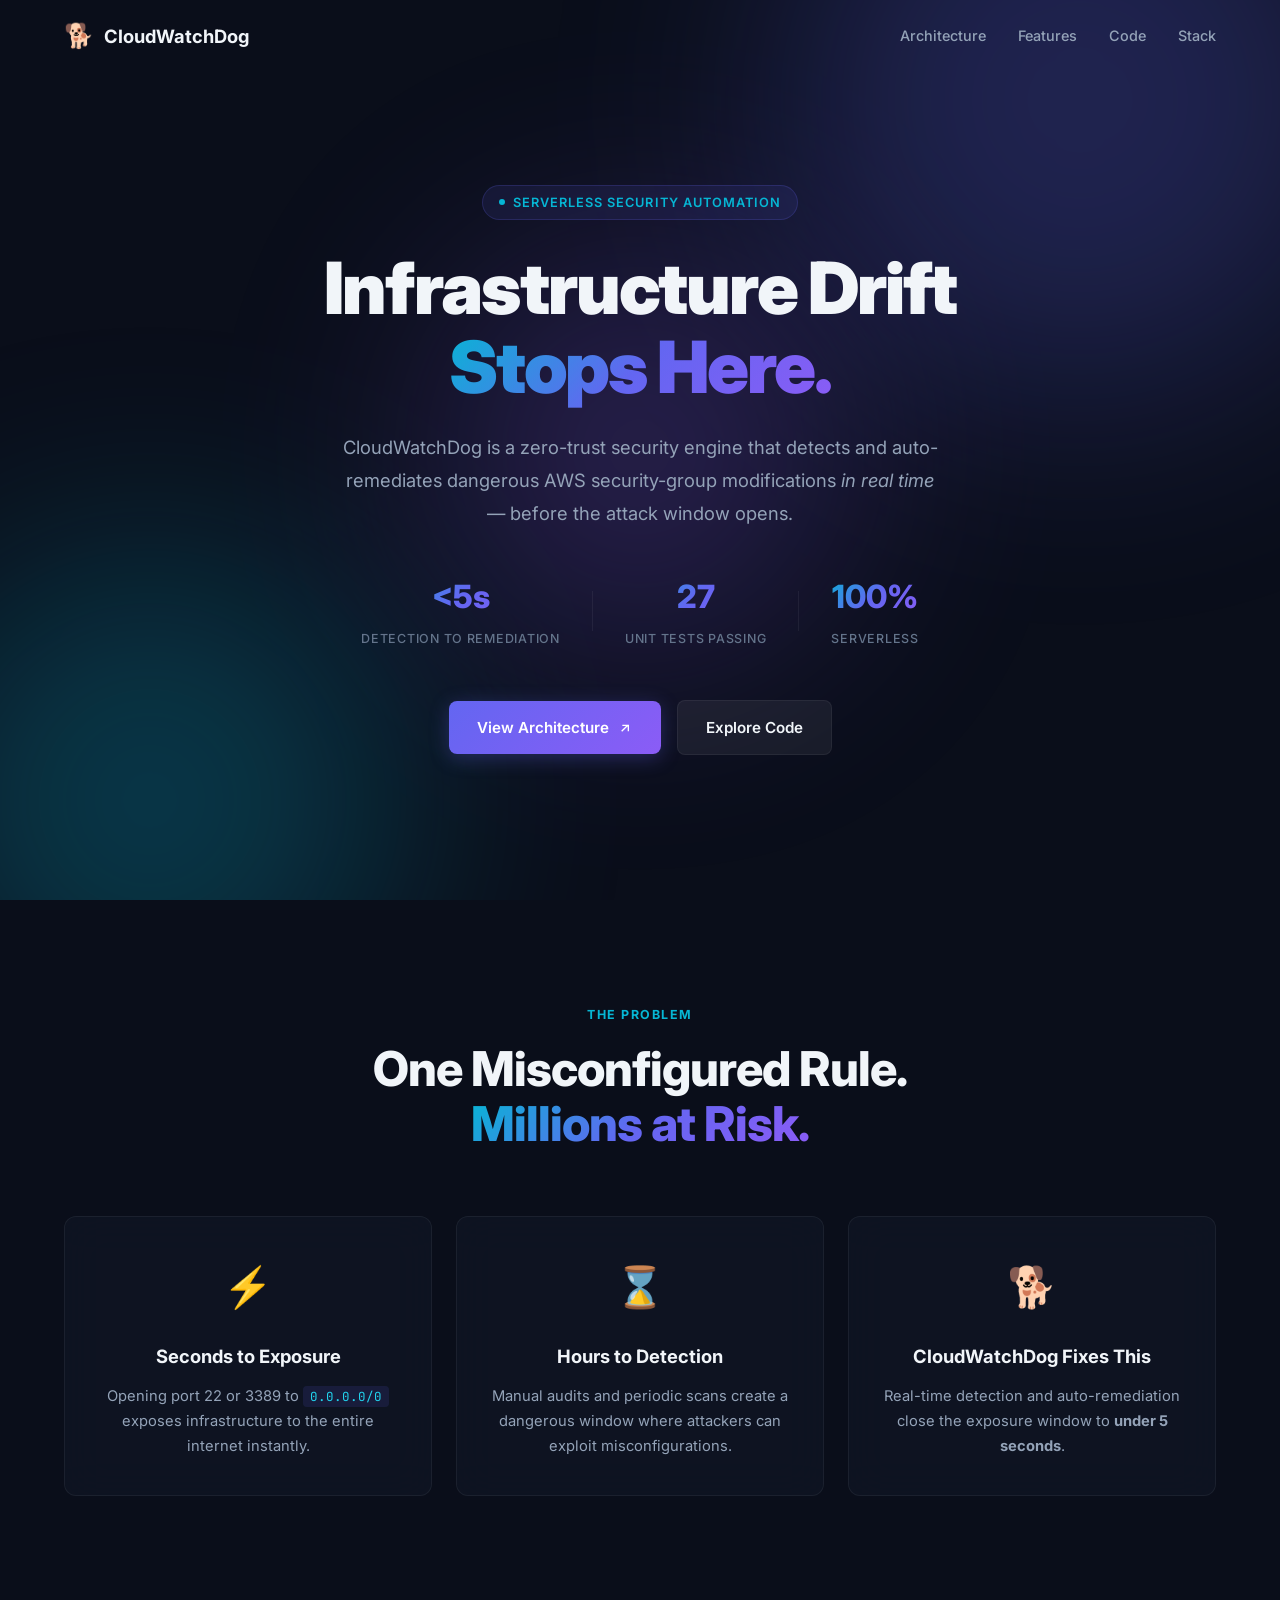
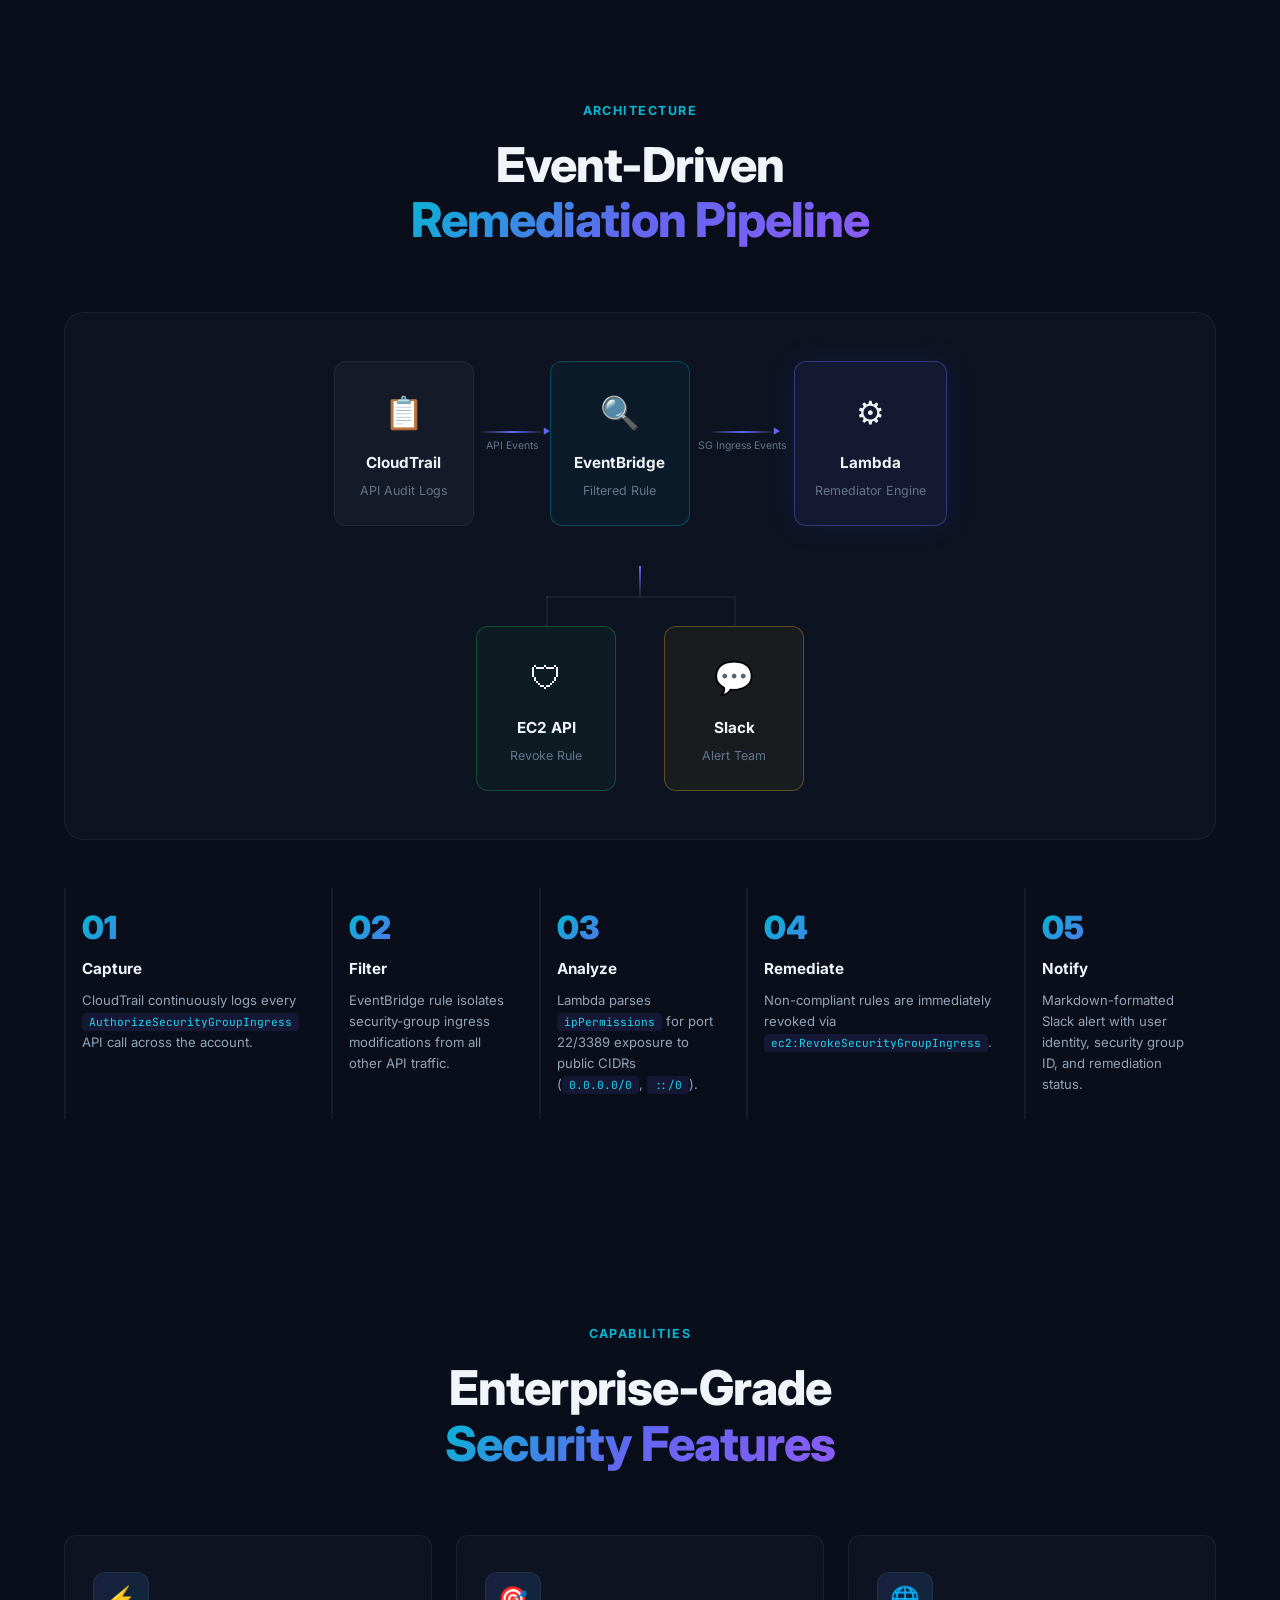
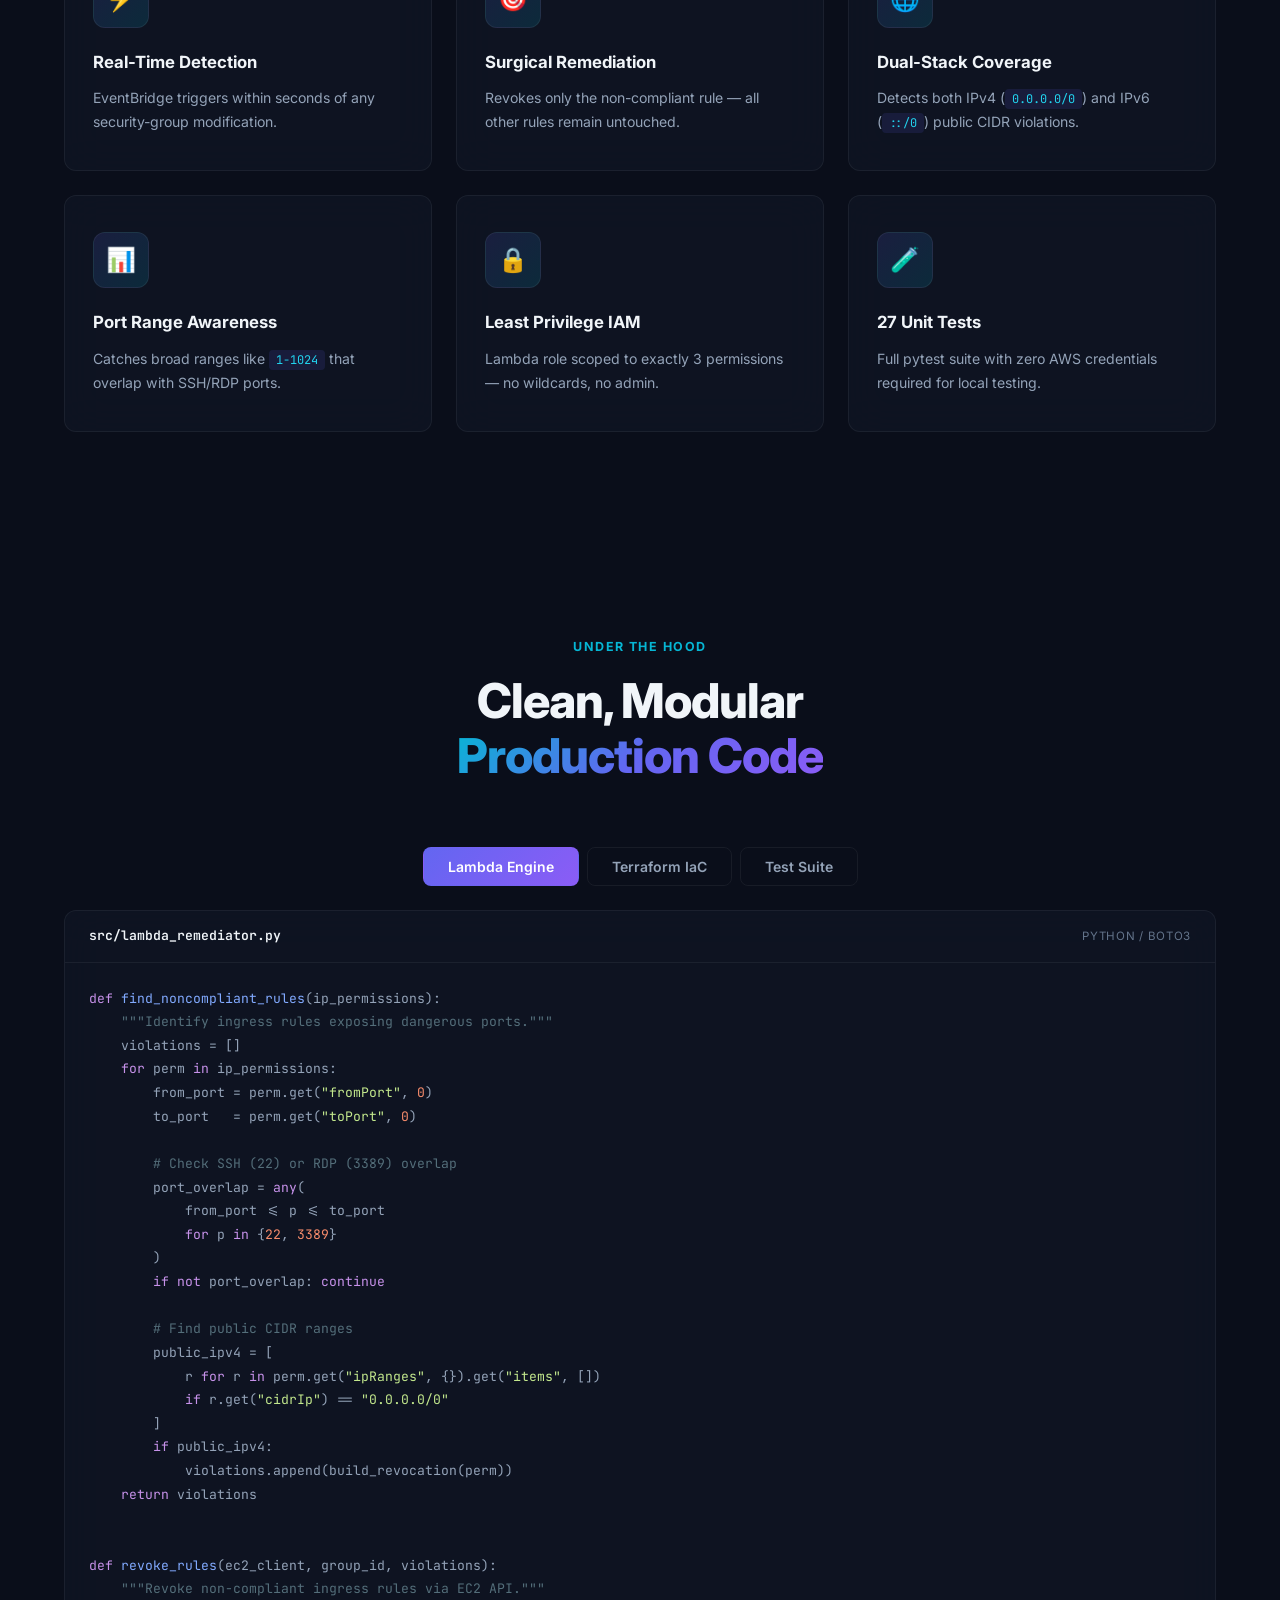
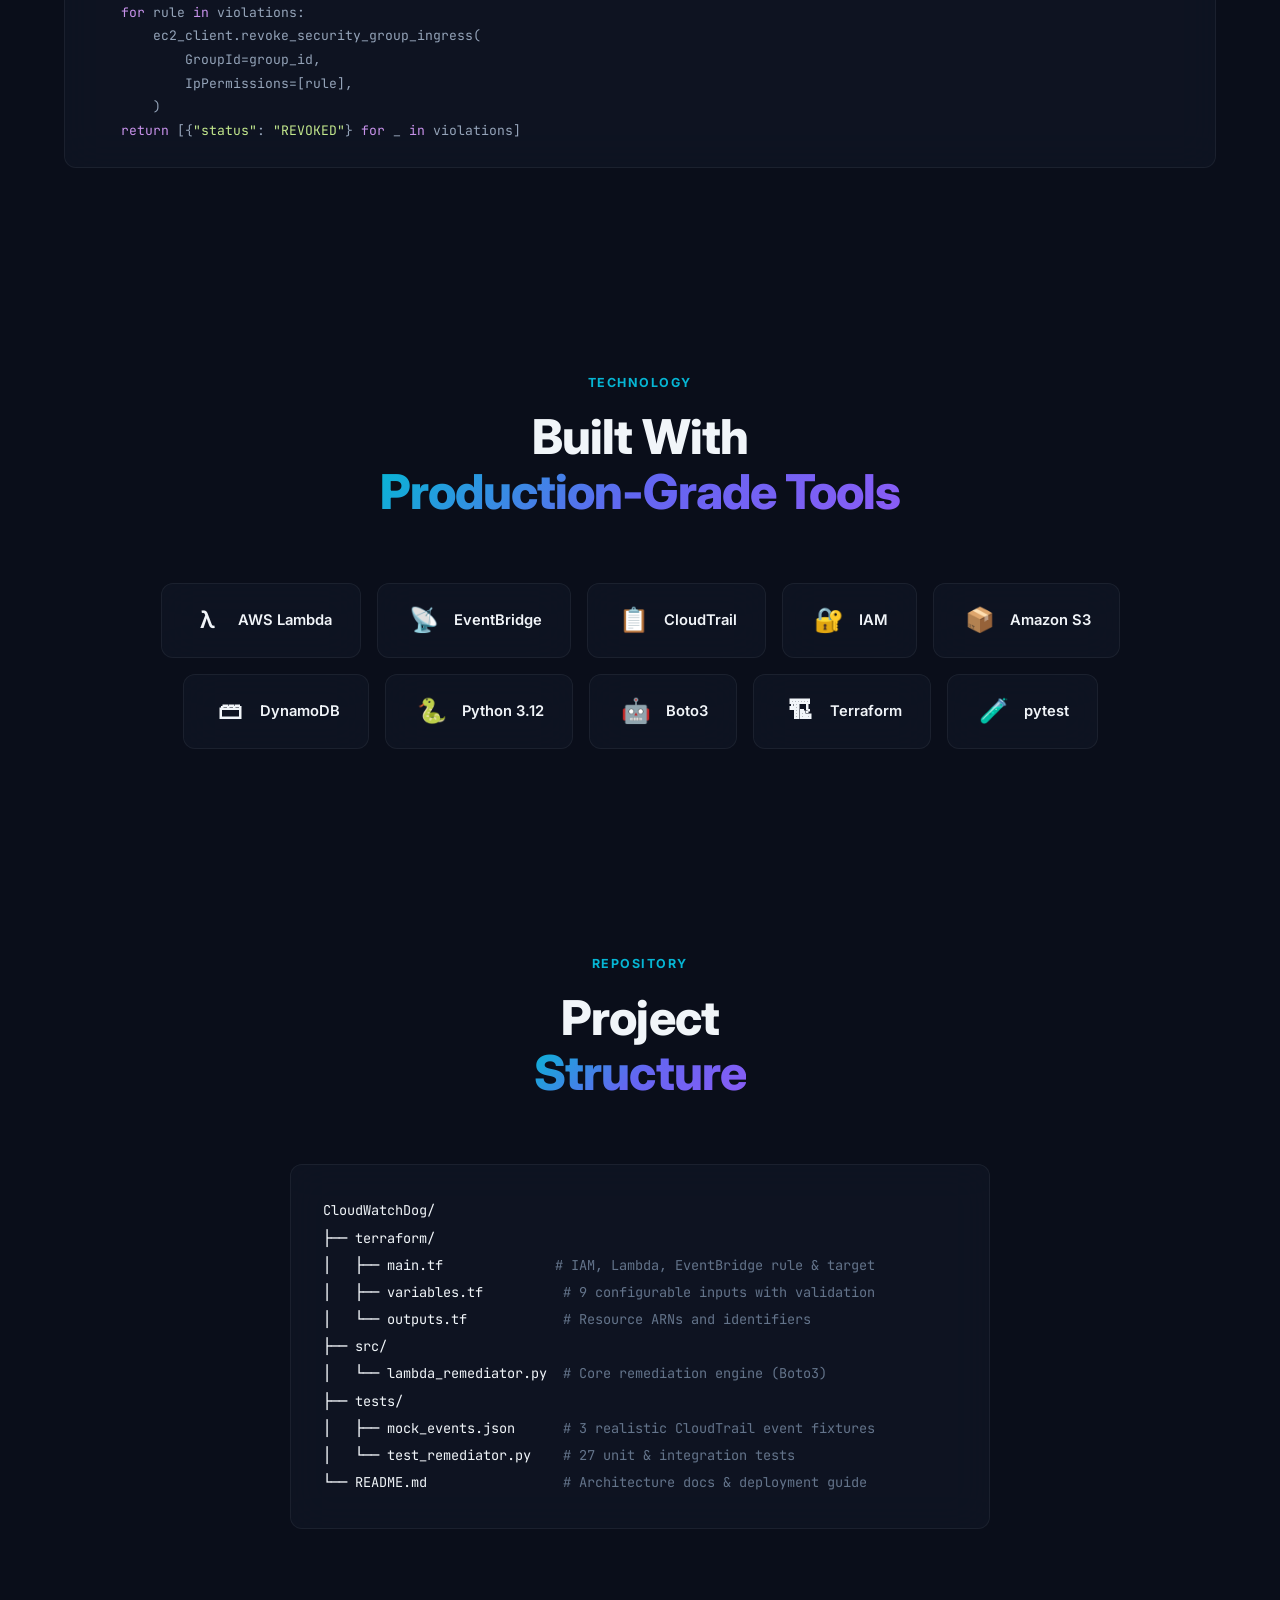
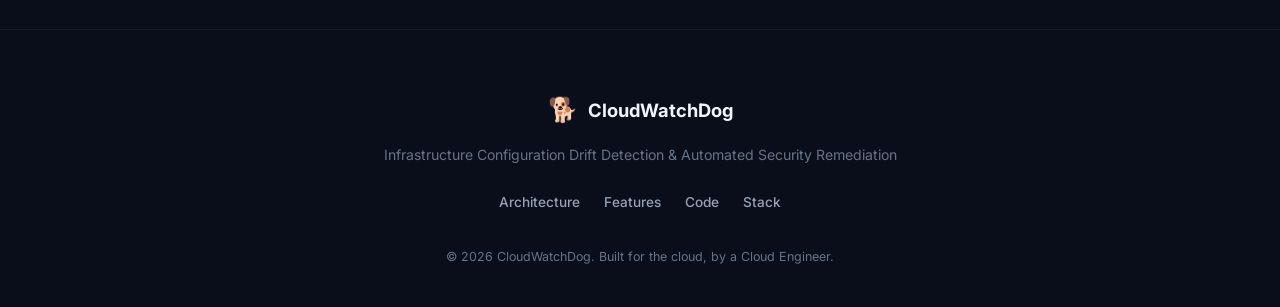
<file: docs/index.html>
<!DOCTYPE html>
<html lang="en">
<head>
    <meta charset="UTF-8">
    <meta name="viewport" content="width=device-width, initial-scale=1.0">
    <title>CloudWatchDog</title>
    <meta name="description" content="CloudWatchDog: A serverless security engine that detects and auto-remediates dangerous AWS security-group misconfigurations in real time.">
    <meta name="keywords" content="AWS, Security, Lambda, EventBridge, CloudTrail, Terraform, Infrastructure as Code, DevOps, Cloud Security">
    <meta name="author" content="Cloud Engineer Portfolio">
    <meta property="og:title" content="CloudWatchDog — Automated AWS Security Remediation">
    <meta property="og:description" content="Serverless drift detection and remediation for AWS security groups. Built with Lambda, EventBridge, CloudTrail, and Terraform.">
    <meta property="og:type" content="website">
    <meta property="og:url" content="https://awsjourney.space">
    <link rel="preconnect" href="https://fonts.googleapis.com">
    <link rel="preconnect" href="https://fonts.gstatic.com" crossorigin>
    <link href="https://fonts.googleapis.com/css2?family=Inter:wght@300;400;500;600;700;800;900&family=JetBrains+Mono:wght@400;500;600&display=swap" rel="stylesheet">
    <link rel="stylesheet" href="styles.css">
</head>
<body>
    <!-- Ambient Background -->
    <div class="ambient-bg">
        <div class="orb orb-1"></div>
        <div class="orb orb-2"></div>
        <div class="orb orb-3"></div>
    </div>

    <!-- Navigation -->
    <nav class="nav" id="nav">
        <div class="nav-container">
            <a href="#" class="nav-logo">
                <span class="logo-icon">&#128021;</span>
                <span class="logo-text">CloudWatchDog</span>
            </a>
            <div class="nav-links">
                <a href="#architecture" class="nav-link">Architecture</a>
                <a href="#features" class="nav-link">Features</a>
                <a href="#code" class="nav-link">Code</a>
                <a href="#tech" class="nav-link">Stack</a>
            </div>
        </div>
    </nav>

    <!-- Hero Section -->
    <header class="hero" id="hero">
        <div class="hero-content">
            <div class="hero-badge">
                <span class="badge-dot"></span>
                Serverless Security Automation
            </div>
            <h1 class="hero-title">
                Infrastructure Drift<br>
                <span class="gradient-text">Stops Here.</span>
            </h1>
            <p class="hero-subtitle">
                CloudWatchDog is a zero-trust security engine that detects and auto-remediates
                dangerous AWS security-group modifications <em>in real time</em> &mdash; before the
                attack window opens.
            </p>
            <div class="hero-stats">
                <div class="stat">
                    <span class="stat-value">&lt;5s</span>
                    <span class="stat-label">Detection to Remediation</span>
                </div>
                <div class="stat-divider"></div>
                <div class="stat">
                    <span class="stat-value">27</span>
                    <span class="stat-label">Unit Tests Passing</span>
                </div>
                <div class="stat-divider"></div>
                <div class="stat">
                    <span class="stat-value">100%</span>
                    <span class="stat-label">Serverless</span>
                </div>
            </div>
            <div class="hero-actions">
                <a href="#architecture" class="btn btn-primary">
                    View Architecture
                    <svg width="16" height="16" viewBox="0 0 24 24" fill="none" stroke="currentColor" stroke-width="2"><path d="M7 17l9.2-9.2M17 17V8H8"/></svg>
                </a>
                <a href="#code" class="btn btn-secondary">
                    Explore Code
                </a>
            </div>
        </div>
    </header>

    <!-- Problem Section -->
    <section class="section problem-section" id="problem">
        <div class="container">
            <div class="section-header">
                <span class="section-tag">The Problem</span>
                <h2 class="section-title">One Misconfigured Rule.<br><span class="gradient-text">Millions at Risk.</span></h2>
            </div>
            <div class="problem-grid">
                <div class="problem-card glass-card">
                    <div class="problem-icon">&#9889;</div>
                    <h3>Seconds to Exposure</h3>
                    <p>Opening port 22 or 3389 to <code>0.0.0.0/0</code> exposes infrastructure to the entire internet instantly.</p>
                </div>
                <div class="problem-card glass-card">
                    <div class="problem-icon">&#8987;</div>
                    <h3>Hours to Detection</h3>
                    <p>Manual audits and periodic scans create a dangerous window where attackers can exploit misconfigurations.</p>
                </div>
                <div class="problem-card glass-card">
                    <div class="problem-icon">&#128021;</div>
                    <h3>CloudWatchDog Fixes This</h3>
                    <p>Real-time detection and auto-remediation close the exposure window to <strong>under 5 seconds</strong>.</p>
                </div>
            </div>
        </div>
    </section>

    <!-- Architecture Section -->
    <section class="section arch-section" id="architecture">
        <div class="container">
            <div class="section-header">
                <span class="section-tag">Architecture</span>
                <h2 class="section-title">Event-Driven<br><span class="gradient-text">Remediation Pipeline</span></h2>
            </div>
            <div class="arch-diagram">
                <div class="arch-flow">
                    <div class="arch-node">
                        <div class="arch-node-icon">&#128203;</div>
                        <div class="arch-node-label">CloudTrail</div>
                        <div class="arch-node-desc">API Audit Logs</div>
                    </div>
                    <div class="arch-arrow">
                        <div class="arrow-line"></div>
                        <div class="arrow-label">API Events</div>
                    </div>
                    <div class="arch-node node-highlight">
                        <div class="arch-node-icon">&#128269;</div>
                        <div class="arch-node-label">EventBridge</div>
                        <div class="arch-node-desc">Filtered Rule</div>
                    </div>
                    <div class="arch-arrow">
                        <div class="arrow-line"></div>
                        <div class="arrow-label">SG Ingress Events</div>
                    </div>
                    <div class="arch-node node-primary">
                        <div class="arch-node-icon">&#9881;</div>
                        <div class="arch-node-label">Lambda</div>
                        <div class="arch-node-desc">Remediator Engine</div>
                    </div>
                </div>
                <div class="arch-outputs">
                    <div class="arch-output-line"></div>
                    <div class="arch-output-branches">
                        <div class="arch-output-branch">
                            <div class="arch-node node-action">
                                <div class="arch-node-icon">&#128737;</div>
                                <div class="arch-node-label">EC2 API</div>
                                <div class="arch-node-desc">Revoke Rule</div>
                            </div>
                        </div>
                        <div class="arch-output-branch">
                            <div class="arch-node node-notify">
                                <div class="arch-node-icon">&#128172;</div>
                                <div class="arch-node-label">Slack</div>
                                <div class="arch-node-desc">Alert Team</div>
                            </div>
                        </div>
                    </div>
                </div>
            </div>
            <div class="arch-steps">
                <div class="arch-step">
                    <div class="step-num">01</div>
                    <div class="step-content">
                        <h4>Capture</h4>
                        <p>CloudTrail continuously logs every <code>AuthorizeSecurityGroupIngress</code> API call across the account.</p>
                    </div>
                </div>
                <div class="arch-step">
                    <div class="step-num">02</div>
                    <div class="step-content">
                        <h4>Filter</h4>
                        <p>EventBridge rule isolates security-group ingress modifications from all other API traffic.</p>
                    </div>
                </div>
                <div class="arch-step">
                    <div class="step-num">03</div>
                    <div class="step-content">
                        <h4>Analyze</h4>
                        <p>Lambda parses <code>ipPermissions</code> for port 22/3389 exposure to public CIDRs (<code>0.0.0.0/0</code>, <code>::/0</code>).</p>
                    </div>
                </div>
                <div class="arch-step">
                    <div class="step-num">04</div>
                    <div class="step-content">
                        <h4>Remediate</h4>
                        <p>Non-compliant rules are immediately revoked via <code>ec2:RevokeSecurityGroupIngress</code>.</p>
                    </div>
                </div>
                <div class="arch-step">
                    <div class="step-num">05</div>
                    <div class="step-content">
                        <h4>Notify</h4>
                        <p>Markdown-formatted Slack alert with user identity, security group ID, and remediation status.</p>
                    </div>
                </div>
            </div>
        </div>
    </section>

    <!-- Features Section -->
    <section class="section features-section" id="features">
        <div class="container">
            <div class="section-header">
                <span class="section-tag">Capabilities</span>
                <h2 class="section-title">Enterprise-Grade<br><span class="gradient-text">Security Features</span></h2>
            </div>
            <div class="features-grid">
                <div class="feature-card glass-card">
                    <div class="feature-icon-wrap"><span class="feature-icon">&#9889;</span></div>
                    <h3>Real-Time Detection</h3>
                    <p>EventBridge triggers within seconds of any security-group modification.</p>
                </div>
                <div class="feature-card glass-card">
                    <div class="feature-icon-wrap"><span class="feature-icon">&#127919;</span></div>
                    <h3>Surgical Remediation</h3>
                    <p>Revokes only the non-compliant rule &mdash; all other rules remain untouched.</p>
                </div>
                <div class="feature-card glass-card">
                    <div class="feature-icon-wrap"><span class="feature-icon">&#127760;</span></div>
                    <h3>Dual-Stack Coverage</h3>
                    <p>Detects both IPv4 (<code>0.0.0.0/0</code>) and IPv6 (<code>::/0</code>) public CIDR violations.</p>
                </div>
                <div class="feature-card glass-card">
                    <div class="feature-icon-wrap"><span class="feature-icon">&#128202;</span></div>
                    <h3>Port Range Awareness</h3>
                    <p>Catches broad ranges like <code>1-1024</code> that overlap with SSH/RDP ports.</p>
                </div>
                <div class="feature-card glass-card">
                    <div class="feature-icon-wrap"><span class="feature-icon">&#128274;</span></div>
                    <h3>Least Privilege IAM</h3>
                    <p>Lambda role scoped to exactly 3 permissions &mdash; no wildcards, no admin.</p>
                </div>
                <div class="feature-card glass-card">
                    <div class="feature-icon-wrap"><span class="feature-icon">&#129514;</span></div>
                    <h3>27 Unit Tests</h3>
                    <p>Full pytest suite with zero AWS credentials required for local testing.</p>
                </div>
            </div>
        </div>
    </section>

    <!-- Code Section -->
    <section class="section code-section" id="code">
        <div class="container">
            <div class="section-header">
                <span class="section-tag">Under the Hood</span>
                <h2 class="section-title">Clean, Modular<br><span class="gradient-text">Production Code</span></h2>
            </div>
            <div class="code-tabs">
                <button class="code-tab active" data-tab="lambda">Lambda Engine</button>
                <button class="code-tab" data-tab="terraform">Terraform IaC</button>
                <button class="code-tab" data-tab="tests">Test Suite</button>
            </div>
            <div class="code-panels">
                <div class="code-panel active" id="panel-lambda">
                    <div class="code-block glass-card">
                        <div class="code-header">
                            <span class="code-filename">src/lambda_remediator.py</span>
                            <span class="code-lang">Python / Boto3</span>
                        </div>
<pre><code><span class="kw">def</span> <span class="fn">find_noncompliant_rules</span>(ip_permissions):
    <span class="cm">"""Identify ingress rules exposing dangerous ports."""</span>
    violations = []
    <span class="kw">for</span> perm <span class="kw">in</span> ip_permissions:
        from_port = perm.get(<span class="st">"fromPort"</span>, <span class="num">0</span>)
        to_port   = perm.get(<span class="st">"toPort"</span>, <span class="num">0</span>)

        <span class="cm"># Check SSH (22) or RDP (3389) overlap</span>
        port_overlap = <span class="kw">any</span>(
            from_port &lt;= p &lt;= to_port
            <span class="kw">for</span> p <span class="kw">in</span> {<span class="num">22</span>, <span class="num">3389</span>}
        )
        <span class="kw">if not</span> port_overlap: <span class="kw">continue</span>

        <span class="cm"># Find public CIDR ranges</span>
        public_ipv4 = [
            r <span class="kw">for</span> r <span class="kw">in</span> perm.get(<span class="st">"ipRanges"</span>, {}).get(<span class="st">"items"</span>, [])
            <span class="kw">if</span> r.get(<span class="st">"cidrIp"</span>) == <span class="st">"0.0.0.0/0"</span>
        ]
        <span class="kw">if</span> public_ipv4:
            violations.append(build_revocation(perm))
    <span class="kw">return</span> violations


<span class="kw">def</span> <span class="fn">revoke_rules</span>(ec2_client, group_id, violations):
    <span class="cm">"""Revoke non-compliant ingress rules via EC2 API."""</span>
    <span class="kw">for</span> rule <span class="kw">in</span> violations:
        ec2_client.revoke_security_group_ingress(
            GroupId=group_id,
            IpPermissions=[rule],
        )
    <span class="kw">return</span> [{<span class="st">"status"</span>: <span class="st">"REVOKED"</span>} <span class="kw">for</span> _ <span class="kw">in</span> violations]</code></pre>
                    </div>
                </div>
                <div class="code-panel" id="panel-terraform">
                    <div class="code-block glass-card">
                        <div class="code-header">
                            <span class="code-filename">terraform/main.tf</span>
                            <span class="code-lang">HCL / Terraform</span>
                        </div>
<pre><code><span class="kw">resource</span> <span class="st">"aws_cloudwatch_event_rule"</span> <span class="st">"sg_monitor"</span> {
  name = <span class="st">"cloudwatchdog-sg-monitor"</span>

  event_pattern = jsonencode({
    source      = [<span class="st">"aws.ec2"</span>]
    detail-type = [<span class="st">"AWS API Call via CloudTrail"</span>]
    detail = {
      eventSource = [<span class="st">"ec2.amazonaws.com"</span>]
      eventName   = [<span class="st">"AuthorizeSecurityGroupIngress"</span>]
    }
  })
}

<span class="kw">resource</span> <span class="st">"aws_iam_role_policy"</span> <span class="st">"remediator"</span> {
  <span class="cm"># Principle of Least Privilege: only 3 actions</span>
  policy = jsonencode({
    Statement = [{
      Action = [
        <span class="st">"ec2:RevokeSecurityGroupIngress"</span>,
        <span class="st">"ec2:DescribeSecurityGroups"</span>,
      ]
      Resource = <span class="st">"*"</span>
      Condition = {
        StringEquals = {
          <span class="st">"aws:RequestedRegion"</span> = var.aws_region
        }
      }
    }]
  })
}</code></pre>
                    </div>
                </div>
                <div class="code-panel" id="panel-tests">
                    <div class="code-block glass-card">
                        <div class="code-header">
                            <span class="code-filename">tests/test_remediator.py</span>
                            <span class="code-lang">pytest / unittest.mock</span>
                        </div>
<pre><code><span class="kw">class</span> <span class="fn">TestLambdaHandler</span>:
    <span class="cm">"""End-to-end handler tests with mocked AWS."""</span>

    <span class="kw">def</span> <span class="fn">test_remediates_malicious_ssh</span>(self, event, mock_ec2):
        result = lambda_handler(event, ec2_client=mock_ec2)
        <span class="kw">assert</span> result[<span class="st">"action"</span>] == <span class="st">"REMEDIATED"</span>
        <span class="kw">assert</span> result[<span class="st">"violations_found"</span>] == <span class="num">1</span>
        mock_ec2.revoke_security_group_ingress \
            .assert_called_once()

    <span class="kw">def</span> <span class="fn">test_ignores_safe_event</span>(self, safe_event, mock_ec2):
        result = lambda_handler(safe_event, ec2_client=mock_ec2)
        <span class="kw">assert</span> result[<span class="st">"action"</span>] == <span class="st">"COMPLIANT"</span>
        mock_ec2.revoke_security_group_ingress \
            .assert_not_called()

<span class="cm"># Result: 27 passed, 0 failed, 0 skipped</span></code></pre>
                    </div>
                </div>
            </div>
        </div>
    </section>

    <!-- Tech Stack Section -->
    <section class="section tech-section" id="tech">
        <div class="container">
            <div class="section-header">
                <span class="section-tag">Technology</span>
                <h2 class="section-title">Built With<br><span class="gradient-text">Production-Grade Tools</span></h2>
            </div>
            <div class="tech-grid">
                <div class="tech-badge glass-card"><div class="tech-badge-icon">&#955;</div><span>AWS Lambda</span></div>
                <div class="tech-badge glass-card"><div class="tech-badge-icon">&#128225;</div><span>EventBridge</span></div>
                <div class="tech-badge glass-card"><div class="tech-badge-icon">&#128203;</div><span>CloudTrail</span></div>
                <div class="tech-badge glass-card"><div class="tech-badge-icon">&#128272;</div><span>IAM</span></div>
                <div class="tech-badge glass-card"><div class="tech-badge-icon">&#128230;</div><span>Amazon S3</span></div>
                <div class="tech-badge glass-card"><div class="tech-badge-icon">&#128451;</div><span>DynamoDB</span></div>
                <div class="tech-badge glass-card"><div class="tech-badge-icon">&#128013;</div><span>Python 3.12</span></div>
                <div class="tech-badge glass-card"><div class="tech-badge-icon">&#129302;</div><span>Boto3</span></div>
                <div class="tech-badge glass-card"><div class="tech-badge-icon">&#127959;</div><span>Terraform</span></div>
                <div class="tech-badge glass-card"><div class="tech-badge-icon">&#129514;</div><span>pytest</span></div>
            </div>
        </div>
    </section>

    <!-- Repository Section -->
    <section class="section repo-section" id="repo">
        <div class="container">
            <div class="section-header">
                <span class="section-tag">Repository</span>
                <h2 class="section-title">Project<br><span class="gradient-text">Structure</span></h2>
            </div>
            <div class="repo-tree glass-card">
<pre><code>CloudWatchDog/
&#9500;&#9472;&#9472; terraform/
&#9474;   &#9500;&#9472;&#9472; main.tf              <span class="cm"># IAM, Lambda, EventBridge rule &amp; target</span>
&#9474;   &#9500;&#9472;&#9472; variables.tf          <span class="cm"># 9 configurable inputs with validation</span>
&#9474;   &#9492;&#9472;&#9472; outputs.tf            <span class="cm"># Resource ARNs and identifiers</span>
&#9500;&#9472;&#9472; src/
&#9474;   &#9492;&#9472;&#9472; lambda_remediator.py  <span class="cm"># Core remediation engine (Boto3)</span>
&#9500;&#9472;&#9472; tests/
&#9474;   &#9500;&#9472;&#9472; mock_events.json      <span class="cm"># 3 realistic CloudTrail event fixtures</span>
&#9474;   &#9492;&#9472;&#9472; test_remediator.py    <span class="cm"># 27 unit &amp; integration tests</span>
&#9492;&#9472;&#9472; README.md                 <span class="cm"># Architecture docs &amp; deployment guide</span></code></pre>
            </div>
        </div>
    </section>

    <!-- Footer -->
    <footer class="footer">
        <div class="container">
            <div class="footer-content">
                <div class="footer-brand">
                    <span class="logo-icon">&#128021;</span>
                    <span class="logo-text">CloudWatchDog</span>
                </div>
                <p class="footer-text">
                    Infrastructure Configuration Drift Detection &amp; Automated Security Remediation
                </p>
                <div class="footer-links">
                    <a href="#architecture">Architecture</a>
                    <a href="#features">Features</a>
                    <a href="#code">Code</a>
                    <a href="#tech">Stack</a>
                </div>
                <p class="footer-copy">&copy; 2026 CloudWatchDog. Built for the cloud, by a Cloud Engineer.</p>
            </div>
        </div>
    </footer>

    <script>
        // Tab switching
        document.querySelectorAll('.code-tab').forEach(function(tab) {
            tab.addEventListener('click', function() {
                document.querySelectorAll('.code-tab').forEach(function(t) { t.classList.remove('active'); });
                document.querySelectorAll('.code-panel').forEach(function(p) { p.classList.remove('active'); });
                tab.classList.add('active');
                document.getElementById('panel-' + tab.dataset.tab).classList.add('active');
            });
        });

        // Scroll-based nav background
        var nav = document.getElementById('nav');
        window.addEventListener('scroll', function() {
            if (window.scrollY > 50) { nav.classList.add('scrolled'); }
            else { nav.classList.remove('scrolled'); }
        });

        // Intersection Observer for fade-in animations
        var observer = new IntersectionObserver(function(entries) {
            entries.forEach(function(entry) {
                if (entry.isIntersecting) { entry.target.classList.add('visible'); }
            });
        }, { threshold: 0.1, rootMargin: '0px 0px -50px 0px' });

        document.querySelectorAll('.section').forEach(function(s) { observer.observe(s); });
        document.querySelectorAll('.arch-step').forEach(function(s) { observer.observe(s); });
        document.querySelectorAll('.glass-card').forEach(function(s) { observer.observe(s); });
    </script>
</body>
</html>
</file>
<file: docs/styles.css>
/* ==========================================================================
   CloudWatchDog — Portfolio Documentation Site
   Premium dark theme with glassmorphism, gradients, and micro-animations
   ========================================================================== */

/* ---- CSS Custom Properties ---- */
:root {
    --bg-primary: #0a0e1a;
    --bg-secondary: #111827;
    --bg-card: rgba(17, 24, 39, 0.6);
    --bg-card-hover: rgba(17, 24, 39, 0.85);
    --border-subtle: rgba(255, 255, 255, 0.06);
    --border-glow: rgba(99, 102, 241, 0.3);

    --text-primary: #f1f5f9;
    --text-secondary: #94a3b8;
    --text-muted: #64748b;

    --accent-1: #6366f1;    /* Indigo */
    --accent-2: #8b5cf6;    /* Violet */
    --accent-3: #06b6d4;    /* Cyan */
    --accent-4: #22d3ee;    /* Light cyan */

    --gradient-primary: linear-gradient(135deg, var(--accent-1), var(--accent-2));
    --gradient-text: linear-gradient(135deg, var(--accent-3), var(--accent-1), var(--accent-2));
    --gradient-glow: linear-gradient(135deg, rgba(99, 102, 241, 0.15), rgba(6, 182, 212, 0.15));

    --font-sans: 'Inter', -apple-system, BlinkMacSystemFont, 'Segoe UI', sans-serif;
    --font-mono: 'JetBrains Mono', 'Fira Code', 'Consolas', monospace;

    --radius-sm: 8px;
    --radius-md: 12px;
    --radius-lg: 20px;
    --radius-xl: 28px;

    --shadow-sm: 0 2px 8px rgba(0, 0, 0, 0.3);
    --shadow-md: 0 8px 32px rgba(0, 0, 0, 0.4);
    --shadow-lg: 0 16px 64px rgba(0, 0, 0, 0.5);
    --shadow-glow: 0 0 40px rgba(99, 102, 241, 0.15);

    --transition-fast: 0.2s cubic-bezier(0.4, 0, 0.2, 1);
    --transition-smooth: 0.4s cubic-bezier(0.4, 0, 0.2, 1);
    --transition-spring: 0.6s cubic-bezier(0.34, 1.56, 0.64, 1);
}

/* ---- Reset & Base ---- */
*, *::before, *::after {
    margin: 0;
    padding: 0;
    box-sizing: border-box;
}

html {
    scroll-behavior: smooth;
    -webkit-font-smoothing: antialiased;
    -moz-osx-font-smoothing: grayscale;
}

body {
    font-family: var(--font-sans);
    background: var(--bg-primary);
    color: var(--text-primary);
    line-height: 1.7;
    overflow-x: hidden;
    position: relative;
}

a {
    color: var(--accent-3);
    text-decoration: none;
    transition: color var(--transition-fast);
}

a:hover {
    color: var(--accent-4);
}

code {
    font-family: var(--font-mono);
    font-size: 0.85em;
    background: rgba(99, 102, 241, 0.12);
    color: var(--accent-4);
    padding: 2px 7px;
    border-radius: 4px;
}

/* ---- Utility Classes ---- */
.container {
    max-width: 1200px;
    margin: 0 auto;
    padding: 0 24px;
}

.gradient-text {
    background: var(--gradient-text);
    -webkit-background-clip: text;
    -webkit-text-fill-color: transparent;
    background-clip: text;
}

.glass-card {
    background: var(--bg-card);
    border: 1px solid var(--border-subtle);
    border-radius: var(--radius-md);
    backdrop-filter: blur(20px);
    -webkit-backdrop-filter: blur(20px);
    transition: all var(--transition-smooth);
    opacity: 0;
    transform: translateY(24px);
}

.glass-card.visible {
    opacity: 1;
    transform: translateY(0);
}

.glass-card:hover {
    background: var(--bg-card-hover);
    border-color: var(--border-glow);
    box-shadow: var(--shadow-glow);
    transform: translateY(-4px);
}

/* ---- Ambient Background ---- */
.ambient-bg {
    position: fixed;
    top: 0;
    left: 0;
    width: 100%;
    height: 100%;
    pointer-events: none;
    z-index: 0;
    overflow: hidden;
}

.orb {
    position: absolute;
    border-radius: 50%;
    filter: blur(120px);
    opacity: 0.25;
}

.orb-1 {
    width: 600px;
    height: 600px;
    background: var(--accent-1);
    top: -200px;
    right: -100px;
    animation: float-orb 20s ease-in-out infinite;
}

.orb-2 {
    width: 500px;
    height: 500px;
    background: var(--accent-3);
    bottom: -150px;
    left: -100px;
    animation: float-orb 25s ease-in-out infinite reverse;
}

.orb-3 {
    width: 400px;
    height: 400px;
    background: var(--accent-2);
    top: 50%;
    left: 50%;
    transform: translate(-50%, -50%);
    animation: float-orb 18s ease-in-out infinite 5s;
}

@keyframes float-orb {
    0%, 100% { transform: translate(0, 0); }
    25% { transform: translate(40px, -30px); }
    50% { transform: translate(-20px, 50px); }
    75% { transform: translate(30px, 20px); }
}

/* ---- Navigation ---- */
.nav {
    position: fixed;
    top: 0;
    left: 0;
    right: 0;
    z-index: 1000;
    padding: 16px 0;
    transition: all var(--transition-smooth);
}

.nav.scrolled {
    background: rgba(10, 14, 26, 0.85);
    backdrop-filter: blur(20px);
    -webkit-backdrop-filter: blur(20px);
    border-bottom: 1px solid var(--border-subtle);
    padding: 10px 0;
}

.nav-container {
    max-width: 1200px;
    margin: 0 auto;
    padding: 0 24px;
    display: flex;
    align-items: center;
    justify-content: space-between;
}

.nav-logo {
    display: flex;
    align-items: center;
    gap: 10px;
    color: var(--text-primary);
    font-weight: 700;
    font-size: 1.15rem;
}

.logo-icon {
    font-size: 1.5rem;
}

.nav-links {
    display: flex;
    align-items: center;
    gap: 32px;
}

.nav-link {
    color: var(--text-secondary);
    font-size: 0.9rem;
    font-weight: 500;
    position: relative;
    padding: 4px 0;
}

.nav-link::after {
    content: '';
    position: absolute;
    bottom: -2px;
    left: 0;
    width: 0;
    height: 2px;
    background: var(--gradient-primary);
    border-radius: 1px;
    transition: width var(--transition-fast);
}

.nav-link:hover {
    color: var(--text-primary);
}

.nav-link:hover::after {
    width: 100%;
}

.nav-cta {
    display: inline-flex;
    align-items: center;
    gap: 8px;
    padding: 8px 18px;
    background: rgba(255, 255, 255, 0.06);
    border: 1px solid var(--border-subtle);
    border-radius: var(--radius-sm);
    color: var(--text-primary);
    font-size: 0.875rem;
    font-weight: 500;
    transition: all var(--transition-fast);
}

.nav-cta:hover {
    background: rgba(255, 255, 255, 0.1);
    border-color: var(--border-glow);
    color: var(--text-primary);
}

/* ---- Hero Section ---- */
.hero {
    min-height: 100vh;
    display: flex;
    align-items: center;
    justify-content: center;
    position: relative;
    z-index: 1;
    padding: 120px 24px 80px;
}

.hero-content {
    max-width: 800px;
    text-align: center;
}

.hero-badge {
    display: inline-flex;
    align-items: center;
    gap: 8px;
    padding: 6px 16px;
    background: rgba(99, 102, 241, 0.1);
    border: 1px solid rgba(99, 102, 241, 0.2);
    border-radius: 999px;
    font-size: 0.8rem;
    font-weight: 600;
    color: var(--accent-3);
    text-transform: uppercase;
    letter-spacing: 0.08em;
    margin-bottom: 28px;
    animation: fade-in-up 0.8s ease-out;
}

.badge-dot {
    width: 6px;
    height: 6px;
    background: var(--accent-3);
    border-radius: 50%;
    animation: pulse-dot 2s infinite;
}

@keyframes pulse-dot {
    0%, 100% { opacity: 1; box-shadow: 0 0 0 0 rgba(6, 182, 212, 0.4); }
    50% { opacity: 0.7; box-shadow: 0 0 0 6px rgba(6, 182, 212, 0); }
}

.hero-title {
    font-size: clamp(2.5rem, 6vw, 4.5rem);
    font-weight: 900;
    line-height: 1.1;
    letter-spacing: -0.03em;
    margin-bottom: 24px;
    animation: fade-in-up 0.8s ease-out 0.15s both;
}

.hero-subtitle {
    font-size: 1.15rem;
    color: var(--text-secondary);
    line-height: 1.8;
    max-width: 600px;
    margin: 0 auto 40px;
    animation: fade-in-up 0.8s ease-out 0.3s both;
}

.hero-stats {
    display: flex;
    align-items: center;
    justify-content: center;
    gap: 32px;
    margin-bottom: 48px;
    animation: fade-in-up 0.8s ease-out 0.45s both;
}

.stat {
    text-align: center;
}

.stat-value {
    display: block;
    font-size: 2rem;
    font-weight: 800;
    background: var(--gradient-text);
    -webkit-background-clip: text;
    -webkit-text-fill-color: transparent;
    background-clip: text;
}

.stat-label {
    font-size: 0.78rem;
    color: var(--text-muted);
    text-transform: uppercase;
    letter-spacing: 0.06em;
    font-weight: 500;
}

.stat-divider {
    width: 1px;
    height: 40px;
    background: var(--border-subtle);
}

.hero-actions {
    display: flex;
    align-items: center;
    justify-content: center;
    gap: 16px;
    animation: fade-in-up 0.8s ease-out 0.6s both;
}

.btn {
    display: inline-flex;
    align-items: center;
    gap: 8px;
    padding: 14px 28px;
    border-radius: var(--radius-sm);
    font-size: 0.95rem;
    font-weight: 600;
    cursor: pointer;
    transition: all var(--transition-fast);
    border: none;
}

.btn-primary {
    background: var(--gradient-primary);
    color: #fff;
    box-shadow: 0 4px 20px rgba(99, 102, 241, 0.3);
}

.btn-primary:hover {
    box-shadow: 0 6px 30px rgba(99, 102, 241, 0.5);
    transform: translateY(-2px);
    color: #fff;
}

.btn-secondary {
    background: rgba(255, 255, 255, 0.06);
    color: var(--text-primary);
    border: 1px solid var(--border-subtle);
}

.btn-secondary:hover {
    background: rgba(255, 255, 255, 0.1);
    border-color: var(--border-glow);
    color: var(--text-primary);
}

@keyframes fade-in-up {
    from { opacity: 0; transform: translateY(30px); }
    to { opacity: 1; transform: translateY(0); }
}

/* ---- Section Base ---- */
.section {
    position: relative;
    z-index: 1;
    padding: 100px 0;
    opacity: 0;
    transform: translateY(30px);
    transition: all 0.8s cubic-bezier(0.4, 0, 0.2, 1);
}

.section.visible {
    opacity: 1;
    transform: translateY(0);
}

.section-header {
    text-align: center;
    margin-bottom: 64px;
}

.section-tag {
    display: inline-block;
    font-size: 0.78rem;
    font-weight: 700;
    text-transform: uppercase;
    letter-spacing: 0.12em;
    color: var(--accent-3);
    margin-bottom: 16px;
}

.section-title {
    font-size: clamp(2rem, 4vw, 3rem);
    font-weight: 800;
    line-height: 1.15;
    letter-spacing: -0.02em;
}

/* ---- Problem Section ---- */
.problem-grid {
    display: grid;
    grid-template-columns: repeat(3, 1fr);
    gap: 24px;
}

.problem-card {
    padding: 36px 28px;
    text-align: center;
}

.problem-icon {
    font-size: 2.5rem;
    margin-bottom: 20px;
}

.problem-card h3 {
    font-size: 1.15rem;
    font-weight: 700;
    margin-bottom: 12px;
}

.problem-card p {
    font-size: 0.92rem;
    color: var(--text-secondary);
    line-height: 1.7;
}

/* ---- Architecture Section ---- */
.arch-diagram {
    background: var(--bg-card);
    border: 1px solid var(--border-subtle);
    border-radius: var(--radius-lg);
    padding: 48px;
    margin-bottom: 48px;
}

.arch-flow {
    display: flex;
    align-items: center;
    justify-content: center;
    gap: 0;
    margin-bottom: 40px;
    flex-wrap: wrap;
}

.arch-node {
    text-align: center;
    padding: 24px 20px;
    border-radius: var(--radius-md);
    background: rgba(255, 255, 255, 0.03);
    border: 1px solid var(--border-subtle);
    min-width: 140px;
    transition: all var(--transition-smooth);
}

.arch-node:hover {
    border-color: var(--border-glow);
    box-shadow: var(--shadow-glow);
    transform: translateY(-4px);
}

.node-highlight {
    border-color: rgba(6, 182, 212, 0.3);
    background: rgba(6, 182, 212, 0.05);
}

.node-primary {
    border-color: rgba(99, 102, 241, 0.4);
    background: rgba(99, 102, 241, 0.08);
    box-shadow: 0 0 30px rgba(99, 102, 241, 0.1);
}

.node-action {
    border-color: rgba(34, 197, 94, 0.3);
    background: rgba(34, 197, 94, 0.05);
}

.node-notify {
    border-color: rgba(251, 191, 36, 0.3);
    background: rgba(251, 191, 36, 0.05);
}

.arch-node-icon {
    font-size: 2rem;
    margin-bottom: 10px;
}

.arch-node-label {
    font-weight: 700;
    font-size: 0.95rem;
    margin-bottom: 4px;
}

.arch-node-desc {
    font-size: 0.78rem;
    color: var(--text-muted);
}

.arch-arrow {
    display: flex;
    flex-direction: column;
    align-items: center;
    padding: 0 8px;
}

.arrow-line {
    width: 60px;
    height: 2px;
    background: linear-gradient(90deg, var(--border-subtle), var(--accent-1), var(--border-subtle));
    position: relative;
}

.arrow-line::after {
    content: '▶';
    position: absolute;
    right: -8px;
    top: 50%;
    transform: translateY(-50%);
    font-size: 8px;
    color: var(--accent-1);
}

.arrow-label {
    font-size: 0.65rem;
    color: var(--text-muted);
    margin-top: 4px;
    white-space: nowrap;
}

.arch-outputs {
    display: flex;
    flex-direction: column;
    align-items: center;
}

.arch-output-line {
    width: 2px;
    height: 30px;
    background: linear-gradient(180deg, var(--accent-1), var(--border-subtle));
}

.arch-output-branches {
    display: flex;
    gap: 48px;
    position: relative;
}

.arch-output-branches::before {
    content: '';
    position: absolute;
    top: 0;
    left: 50%;
    transform: translateX(-50%);
    width: calc(100% - 140px);
    height: 2px;
    background: var(--border-subtle);
}

.arch-output-branch {
    position: relative;
    padding-top: 30px;
}

.arch-output-branch::before {
    content: '';
    position: absolute;
    top: 0;
    left: 50%;
    width: 2px;
    height: 30px;
    background: var(--border-subtle);
}

/* Architecture Steps */
.arch-steps {
    display: grid;
    grid-template-columns: repeat(5, 1fr);
    gap: 16px;
}

.arch-step {
    padding: 24px 16px;
    border-left: 2px solid var(--border-subtle);
    opacity: 0;
    transform: translateY(20px);
    transition: all 0.6s ease-out;
}

.arch-step.visible {
    opacity: 1;
    transform: translateY(0);
}

.step-num {
    font-size: 2rem;
    font-weight: 900;
    background: var(--gradient-text);
    -webkit-background-clip: text;
    -webkit-text-fill-color: transparent;
    background-clip: text;
    margin-bottom: 12px;
    line-height: 1;
}

.step-content h4 {
    font-size: 0.95rem;
    font-weight: 700;
    margin-bottom: 8px;
}

.step-content p {
    font-size: 0.82rem;
    color: var(--text-secondary);
    line-height: 1.6;
}

/* ---- Features Section ---- */
.features-grid {
    display: grid;
    grid-template-columns: repeat(3, 1fr);
    gap: 24px;
}

.feature-card {
    padding: 36px 28px;
}

.feature-icon-wrap {
    width: 56px;
    height: 56px;
    display: flex;
    align-items: center;
    justify-content: center;
    border-radius: var(--radius-md);
    background: var(--gradient-glow);
    border: 1px solid var(--border-subtle);
    margin-bottom: 20px;
    transition: all var(--transition-smooth);
}

.feature-card:hover .feature-icon-wrap {
    border-color: var(--border-glow);
    box-shadow: var(--shadow-glow);
}

.feature-icon {
    font-size: 1.5rem;
}

.feature-card h3 {
    font-size: 1.05rem;
    font-weight: 700;
    margin-bottom: 10px;
}

.feature-card p {
    font-size: 0.88rem;
    color: var(--text-secondary);
    line-height: 1.7;
}

/* ---- Code Section ---- */
.code-tabs {
    display: flex;
    justify-content: center;
    gap: 8px;
    margin-bottom: 24px;
}

.code-tab {
    padding: 10px 24px;
    background: transparent;
    border: 1px solid var(--border-subtle);
    border-radius: var(--radius-sm);
    color: var(--text-secondary);
    font-family: var(--font-sans);
    font-size: 0.875rem;
    font-weight: 600;
    cursor: pointer;
    transition: all var(--transition-fast);
}

.code-tab:hover {
    border-color: var(--border-glow);
    color: var(--text-primary);
}

.code-tab.active {
    background: var(--gradient-primary);
    border-color: transparent;
    color: #fff;
}

.code-panel {
    display: none;
}

.code-panel.active {
    display: block;
    animation: fade-in-up 0.4s ease-out;
}

.code-block {
    overflow: hidden;
    opacity: 1;
    transform: none;
}

.code-header {
    display: flex;
    justify-content: space-between;
    align-items: center;
    padding: 14px 24px;
    border-bottom: 1px solid var(--border-subtle);
}

.code-filename {
    font-family: var(--font-mono);
    font-size: 0.82rem;
    color: var(--text-primary);
    font-weight: 600;
}

.code-lang {
    font-size: 0.72rem;
    color: var(--text-muted);
    text-transform: uppercase;
    letter-spacing: 0.06em;
}

.code-block pre {
    padding: 24px;
    overflow-x: auto;
    font-family: var(--font-mono);
    font-size: 0.82rem;
    line-height: 1.8;
    color: var(--text-secondary);
}

.code-block pre code {
    background: none;
    padding: 0;
    font-size: inherit;
    color: inherit;
}

/* Syntax highlighting */
.kw { color: #c792ea; }    /* Keywords */
.fn { color: #82aaff; }    /* Functions */
.st { color: #c3e88d; }    /* Strings */
.cm { color: #546e7a; }    /* Comments */
.num { color: #f78c6c; }   /* Numbers */

/* ---- Tech Stack Section ---- */
.tech-grid {
    display: flex;
    flex-wrap: wrap;
    justify-content: center;
    gap: 16px;
}

.tech-badge {
    display: flex;
    align-items: center;
    gap: 12px;
    padding: 16px 28px;
    font-weight: 600;
    font-size: 0.92rem;
    opacity: 1;
    transform: none;
}

.tech-badge-icon {
    font-size: 1.5rem;
    width: 36px;
    text-align: center;
}

/* ---- Repository Section ---- */
.repo-tree {
    max-width: 700px;
    margin: 0 auto;
    opacity: 1;
    transform: none;
}

.repo-tree pre {
    padding: 32px;
    font-family: var(--font-mono);
    font-size: 0.85rem;
    line-height: 2;
    color: var(--text-primary);
}

.repo-tree pre code {
    background: none;
    padding: 0;
    font-size: inherit;
    color: inherit;
}

.repo-tree .cm {
    color: var(--text-muted);
}

/* ---- Footer ---- */
.footer {
    position: relative;
    z-index: 1;
    padding: 60px 0 40px;
    border-top: 1px solid var(--border-subtle);
}

.footer-content {
    text-align: center;
}

.footer-brand {
    display: flex;
    align-items: center;
    justify-content: center;
    gap: 10px;
    margin-bottom: 12px;
    font-size: 1.15rem;
    font-weight: 700;
}

.footer-text {
    color: var(--text-muted);
    font-size: 0.88rem;
    margin-bottom: 24px;
}

.footer-links {
    display: flex;
    justify-content: center;
    gap: 24px;
    margin-bottom: 32px;
}

.footer-links a {
    color: var(--text-secondary);
    font-size: 0.85rem;
    font-weight: 500;
}

.footer-links a:hover {
    color: var(--text-primary);
}

.footer-copy {
    color: var(--text-muted);
    font-size: 0.78rem;
}

/* ---- Responsive ---- */
@media (max-width: 968px) {
    .problem-grid,
    .features-grid {
        grid-template-columns: repeat(2, 1fr);
    }

    .arch-steps {
        grid-template-columns: repeat(3, 1fr);
    }

    .arch-flow {
        gap: 16px;
    }

    .nav-links {
        gap: 20px;
    }
}

@media (max-width: 768px) {
    .nav-links {
        display: none;
    }

    .hero-title {
        font-size: 2.2rem;
    }

    .hero-stats {
        flex-direction: column;
        gap: 16px;
    }

    .stat-divider {
        width: 40px;
        height: 1px;
    }

    .hero-actions {
        flex-direction: column;
    }

    .btn {
        width: 100%;
        justify-content: center;
    }

    .problem-grid,
    .features-grid {
        grid-template-columns: 1fr;
    }

    .arch-steps {
        grid-template-columns: 1fr;
    }

    .arch-flow {
        flex-direction: column;
    }

    .arch-arrow {
        transform: rotate(90deg);
        padding: 8px 0;
    }

    .arch-output-branches {
        flex-direction: column;
        gap: 16px;
    }

    .arch-output-branches::before {
        display: none;
    }

    .arch-output-branch::before {
        display: none;
    }

    .arch-output-branch {
        padding-top: 0;
    }

    .section {
        padding: 60px 0;
    }

    .code-tabs {
        flex-wrap: wrap;
    }
}

@media (max-width: 480px) {
    .hero {
        padding: 100px 16px 60px;
    }

    .container {
        padding: 0 16px;
    }

    .arch-diagram {
        padding: 24px 16px;
    }
}
</file>
